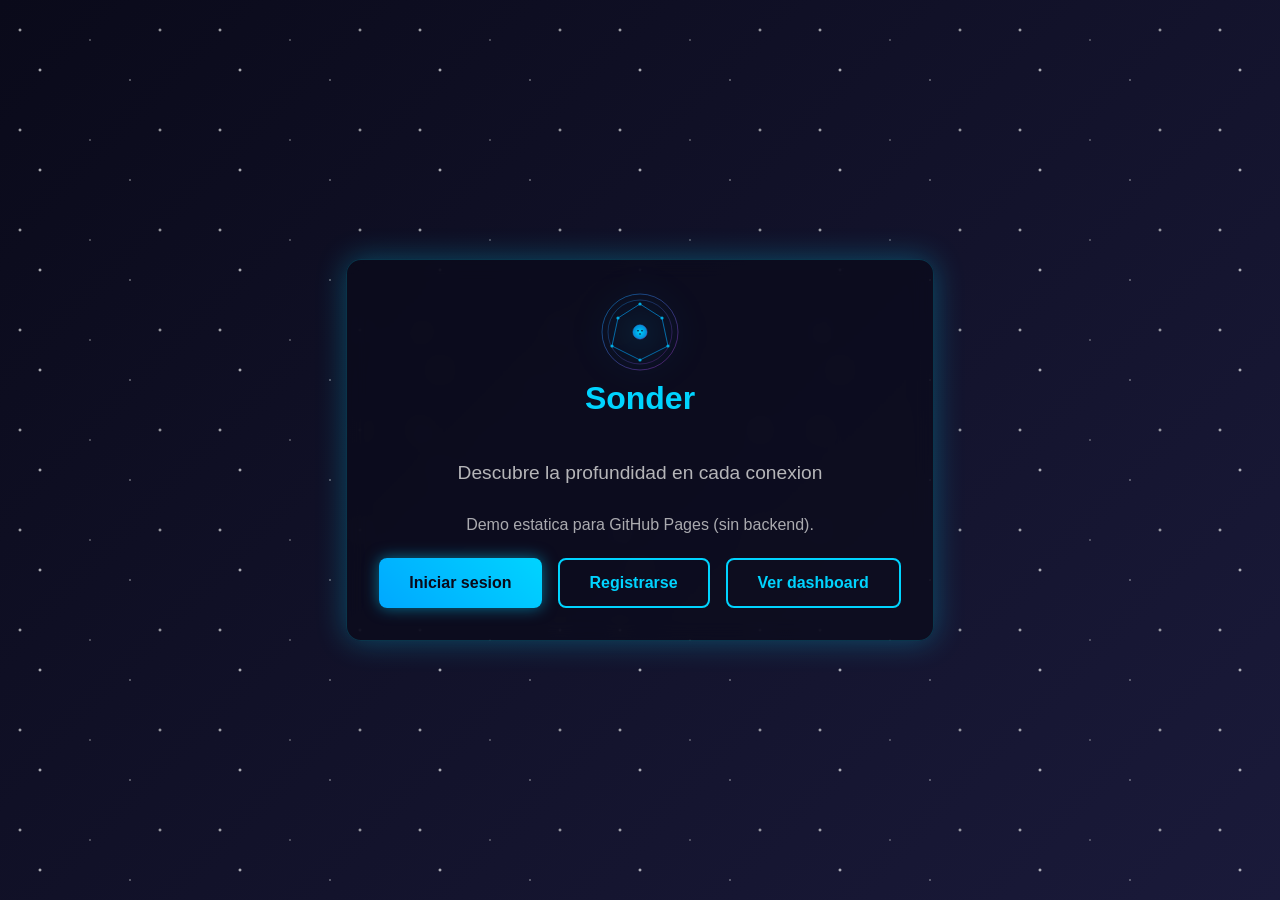
<file: docs/index.html>
<!DOCTYPE html>
<html lang="es">
<head>
    <meta charset="UTF-8">
    <meta name="viewport" content="width=device-width, initial-scale=1.0">
    <title>Sonder - Conexiones Significativas</title>
    <link rel="icon" href="logo.svg" type="image/svg+xml">
    <link rel="stylesheet" href="css/style.css">
</head>
<body class="welcome-page">
    <div class="stars"></div>
    <div class="welcome-container">
        <div class="form-logo-container">
            <img src="logo.svg" alt="Sonder" class="form-logo">
            <h1 class="form-title">Sonder</h1>
        </div>
        <p class="tagline">Descubre la profundidad en cada conexion</p>
        <p style="margin-bottom: 1.5rem; opacity: 0.75;">Demo estatica para GitHub Pages (sin backend).</p>
        <div class="welcome-actions">
            <a href="login.html" class="btn btn-primary">Iniciar sesion</a>
            <a href="register.html" class="btn btn-secondary">Registrarse</a>
            <a href="dashboard.html" class="btn btn-secondary">Ver dashboard</a>
        </div>
    </div>
</body>
</html>
</file>
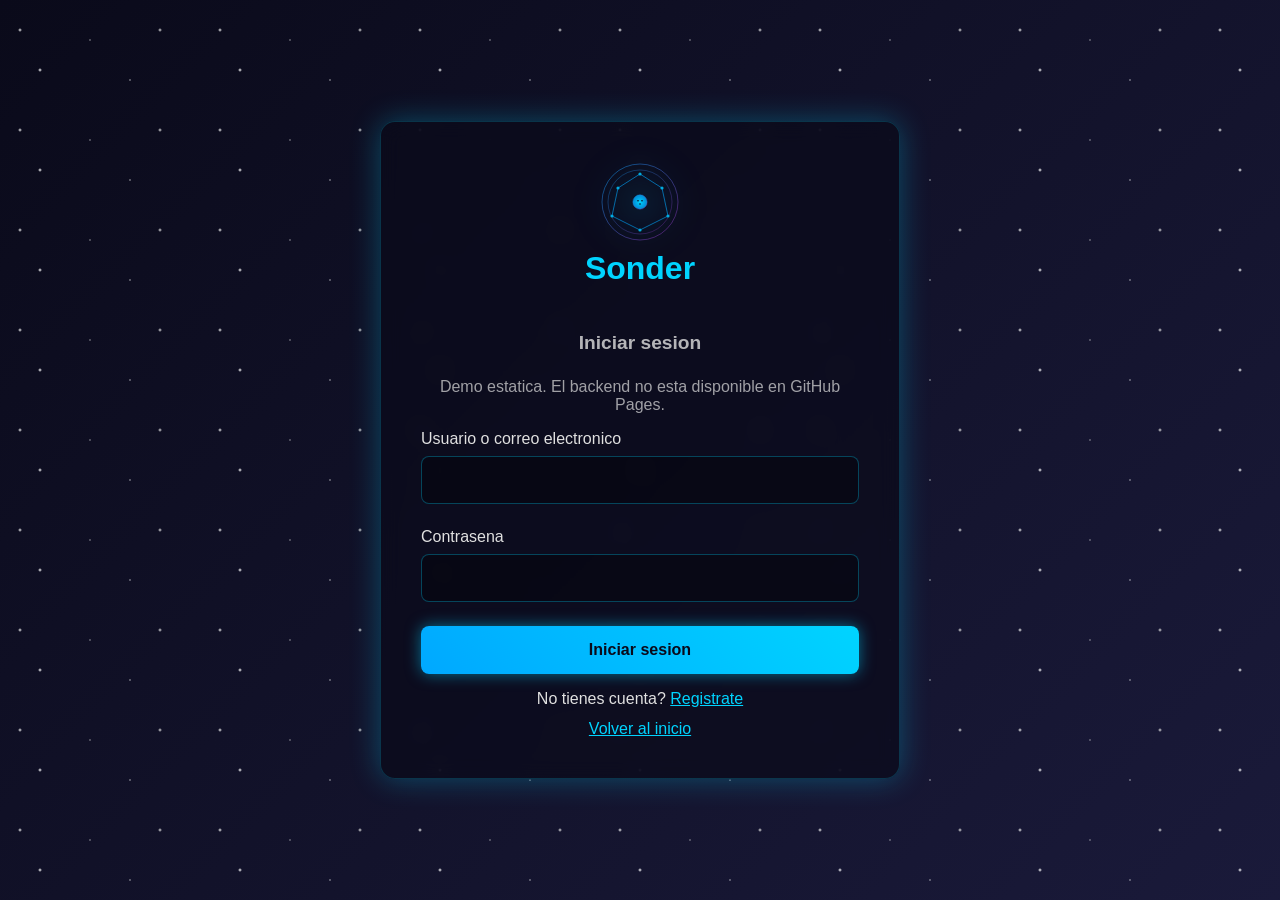
<file: docs/login.html>
<!DOCTYPE html>
<html lang="es">
<head>
    <meta charset="UTF-8">
    <meta name="viewport" content="width=device-width, initial-scale=1.0">
    <title>Iniciar Sesion - Sonder</title>
    <link rel="icon" href="logo.svg" type="image/svg+xml">
    <link rel="stylesheet" href="css/style.css">
</head>
<body class="welcome-page">
    <div class="stars"></div>
    <div class="form-container">
        <div class="form-logo-container">
            <img src="logo.svg" alt="Sonder" class="form-logo">
            <h1 class="form-title">Sonder</h1>
        </div>
        
        <h2 style="text-align: center; color: var(--stardust); margin-bottom: 1.5rem; font-size: 1.2rem; opacity: 0.8;">Iniciar sesion</h2>
        <p style="text-align: center; opacity: 0.7; margin-bottom: 1rem;">Demo estatica. El backend no esta disponible en GitHub Pages.</p>
        
        <form data-demo-form>
            <div class="form-group">
                <label class="form-label">Usuario o correo electronico</label>
                <input type="text" class="form-input" required>
            </div>
            
            <div class="form-group">
                <label class="form-label">Contrasena</label>
                <input type="password" class="form-input" required>
            </div>
            
            <button type="submit" class="btn btn-primary" style="width: 100%;">Iniciar sesion</button>
        </form>
        
        <p style="text-align: center; margin-top: 1rem;">
            No tienes cuenta? <a href="register.html" style="color: var(--electric-blue);">Registrate</a>
        </p>
        <p style="text-align: center; margin-top: 0.8rem;">
            <a href="index.html" style="color: var(--electric-blue);">Volver al inicio</a>
        </p>
    </div>
    <script src="js/demo.js"></script>
</body>
</html>
</file>
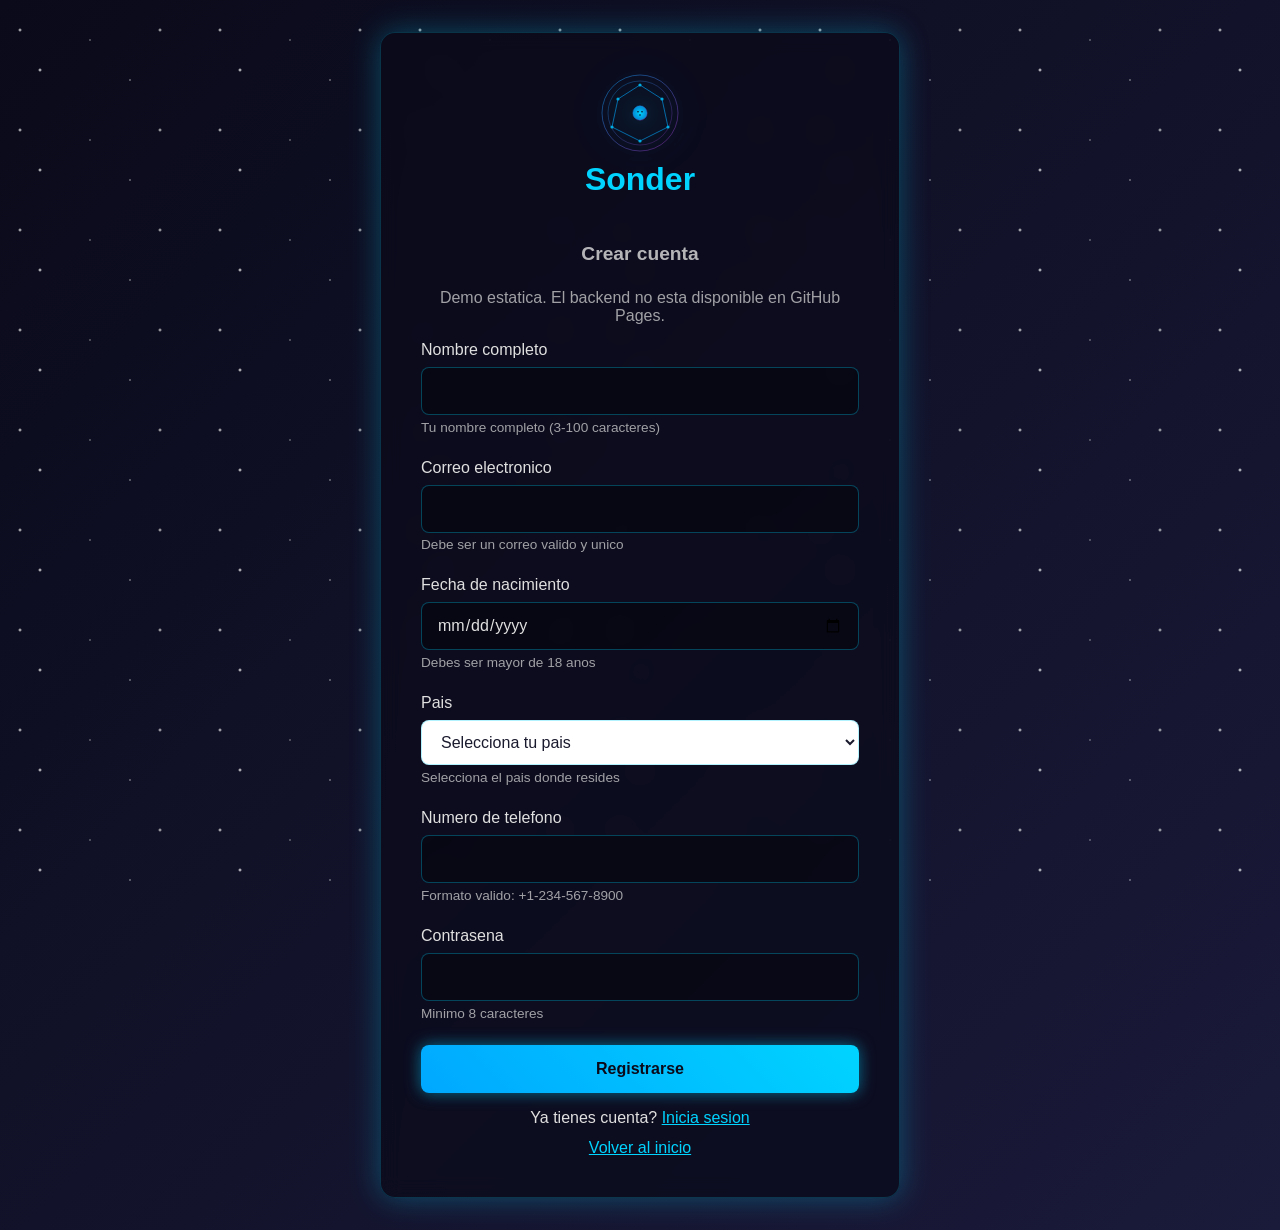
<file: docs/register.html>
<!DOCTYPE html>
<html lang="es">
<head>
    <meta charset="UTF-8">
    <meta name="viewport" content="width=device-width, initial-scale=1.0">
    <title>Registro - Sonder</title>
    <link rel="icon" href="logo.svg" type="image/svg+xml">
    <link rel="stylesheet" href="css/style.css">
    <style>
        #country-select {
            background-color: white !important;
            color: #1a1a2e !important;
        }
        #country-select option {
            background-color: white;
            color: #1a1a2e;
            padding: 5px;
        }
        .form-help {
            font-size: 0.85rem;
            opacity: 0.7;
            margin-top: 0.3rem;
            display: block;
        }
        .field-error {
            border-color: #ff6b6b !important;
        }
        .error-message {
            color: #ff6b6b;
            margin-bottom: 1rem;
            text-align: center;
            padding: 0.8rem;
            background-color: rgba(255, 107, 107, 0.1);
            border-radius: 4px;
        }
    </style>
</head>
<body class="welcome-page">
    <div class="stars"></div>
    <div class="form-container">
        <div class="form-logo-container">
            <img src="logo.svg" alt="Sonder" class="form-logo">
            <h1 class="form-title">Sonder</h1>
        </div>
        
        <h2 style="text-align: center; color: var(--stardust); margin-bottom: 1.5rem; font-size: 1.2rem; opacity: 0.8;">Crear cuenta</h2>
        <p style="text-align: center; opacity: 0.7; margin-bottom: 1rem;">Demo estatica. El backend no esta disponible en GitHub Pages.</p>
        
        <form id="register-form" data-demo-form novalidate>
            <div class="form-group">
                <label class="form-label">Nombre completo</label>
                <input type="text" class="form-input" required minlength="3" maxlength="100">
                <span class="form-help">Tu nombre completo (3-100 caracteres)</span>
            </div>
            
            <div class="form-group">
                <label class="form-label">Correo electronico</label>
                <input type="email" class="form-input" required>
                <span class="form-help">Debe ser un correo valido y unico</span>
            </div>
            
            <div class="form-group">
                <label class="form-label">Fecha de nacimiento</label>
                <input type="date" id="birth_date" class="form-input" required>
                <span class="form-help">Debes ser mayor de 18 anos</span>
            </div>
            
            <div class="form-group">
                <label class="form-label">Pais</label>
                <select id="country-select" class="form-select" required>
                    <option value="">Selecciona tu pais</option>
                </select>
                <span class="form-help">Selecciona el pais donde resides</span>
            </div>
            
            <div class="form-group">
                <label class="form-label">Numero de telefono</label>
                <input type="tel" class="form-input" required pattern="[0-9\-\+\(\)\s]{7,20}">
                <span class="form-help">Formato valido: +1-234-567-8900</span>
            </div>
            
            <div class="form-group">
                <label class="form-label">Contrasena</label>
                <input type="password" class="form-input" required minlength="8">
                <span class="form-help">Minimo 8 caracteres</span>
            </div>
            
            <button type="submit" class="btn btn-primary" style="width: 100%;">Registrarse</button>
        </form>
        
        <p style="text-align: center; margin-top: 1rem;">
            Ya tienes cuenta? <a href="login.html" style="color: var(--electric-blue);">Inicia sesion</a>
        </p>
        <p style="text-align: center; margin-top: 0.8rem;">
            <a href="index.html" style="color: var(--electric-blue);">Volver al inicio</a>
        </p>
    </div>
    <script src="js/countries.js"></script>
    <script src="js/register-demo.js"></script>
    <script src="js/demo.js"></script>
</body>
</html>
</file>
<file: docs/css/style.css>
/* Variables de colores galacticos */
:root {
    --space-dark: #0a0a1a;
    --space-blue: #1a1a3a;
    --neon-blue: #00a8ff;
    --neon-purple: #9c27b0;
    --electric-blue: #00d4ff;
    --stardust: #e0e0e0;
    --nebula: rgba(156, 39, 176, 0.3);
}

/* Estilos generales */
* {
    margin: 0;
    padding: 0;
    box-sizing: border-box;
    font-family: 'Segoe UI', Tahoma, Geneva, Verdana, sans-serif;
}

body {
    background-color: var(--space-dark);
    color: var(--stardust);
    overflow-x: hidden;
}

/* Efecto de estrellas de fondo */
.stars {
    position: fixed;
    top: 0;
    left: 0;
    width: 100%;
    height: 100%;
    background: transparent;
    z-index: -1;
}

.stars:before {
    content: "";
    position: absolute;
    top: 0;
    left: 0;
    width: 100%;
    height: 100%;
    background-image: 
        radial-gradient(2px 2px at 20px 30px, #eee, transparent),
        radial-gradient(2px 2px at 40px 70px, #fff, transparent),
        radial-gradient(1px 1px at 90px 40px, #ddd, transparent),
        radial-gradient(1px 1px at 130px 80px, #fff, transparent),
        radial-gradient(2px 2px at 160px 30px, #ddd, transparent);
    background-repeat: repeat;
    background-size: 200px 100px;
    animation: stars 20s linear infinite;
}

@keyframes stars {
    from { transform: translateY(0); }
    to { transform: translateY(-100px); }
}

/* Pagina de bienvenida */
.welcome-page {
    display: flex;
    justify-content: center;
    align-items: center;
    min-height: 100vh;
    background: linear-gradient(135deg, var(--space-dark) 0%, var(--space-blue) 100%);
}

.welcome-container {
    text-align: center;
    z-index: 1;
    padding: 2rem;
    background: rgba(10, 10, 26, 0.7);
    border-radius: 15px;
    box-shadow: 0 0 30px rgba(0, 212, 255, 0.3);
    backdrop-filter: blur(10px);
    border: 1px solid rgba(0, 212, 255, 0.2);
}

.logo h1 {
    font-size: 4rem;
    margin-bottom: 1rem;
    background: linear-gradient(45deg, var(--neon-blue), var(--electric-blue));
    -webkit-background-clip: text;
    background-clip: text;
    color: transparent;
    text-shadow: 0 0 10px rgba(0, 212, 255, 0.5);
}

.tagline {
    font-size: 1.2rem;
    margin-bottom: 2rem;
    color: var(--stardust);
    opacity: 0.8;
}

.welcome-actions {
    display: flex;
    justify-content: center;
    gap: 1rem;
    flex-wrap: wrap;
}

/* Botones */
.btn {
    display: inline-block;
    padding: 14px 30px;
    margin: 0;
    border-radius: 8px;
    text-decoration: none;
    font-weight: 600;
    transition: all 0.3s ease;
    border: none;
    cursor: pointer;
    font-size: 1rem;
    min-height: 48px;
    display: flex;
    align-items: center;
    justify-content: center;
}

.btn-primary {
    background: linear-gradient(45deg, var(--neon-blue), var(--electric-blue));
    color: var(--space-dark);
    box-shadow: 0 0 15px rgba(0, 212, 255, 0.5);
}

.btn-primary:hover {
    transform: translateY(-3px);
    box-shadow: 0 0 20px rgba(0, 212, 255, 0.7);
}

.btn-secondary {
    background: transparent;
    color: var(--electric-blue);
    border: 2px solid var(--electric-blue);
}

.btn-secondary:hover {
    background: rgba(0, 212, 255, 0.1);
    box-shadow: 0 0 15px rgba(0, 212, 255, 0.3);
}
/* Formularios */
.form-container {
    max-width: 520px;
    width: 520px;
    margin: 2rem auto;
    padding: 2.5rem;
    background: rgba(10, 10, 26, 0.7);
    border-radius: 15px;
    box-shadow: 0 0 30px rgba(0, 212, 255, 0.3);
    backdrop-filter: blur(10px);
    border: 1px solid rgba(0, 212, 255, 0.2);
}

.form-title {
    text-align: center;
    margin-bottom: 2rem;
    color: var(--electric-blue);
    font-size: 2rem;
}

/* Logo en formularios */
.form-logo-container {
    display: flex;
    flex-direction: column;
    align-items: center;
    justify-content: center;
    margin-bottom: 0.8rem;
    gap: 0.5rem;
}

.form-logo {
    width: 80px;
    height: 80px;
    filter: drop-shadow(0 0 15px rgba(0, 212, 255, 0.5));
    animation: pulse-glow 2s ease-in-out infinite;
}

@keyframes pulse-glow {
    0%, 100% {
        filter: drop-shadow(0 0 15px rgba(0, 212, 255, 0.5));
    }
    50% {
        filter: drop-shadow(0 0 25px rgba(156, 39, 176, 0.7));
    }
}

.form-group {
    margin-bottom: 1.5rem;
}

.form-label {
    display: block;
    margin-bottom: 0.5rem;
    color: var(--stardust);
}

.form-input {
    width: 100%;
    padding: 13px 15px;
    border-radius: 8px;
    border: 1px solid rgba(0, 212, 255, 0.3);
    background: rgba(0, 0, 0, 0.3);
    color: var(--stardust);
    font-size: 1rem;
    transition: all 0.3s ease;
    min-height: 48px;
    box-sizing: border-box;
}

.form-input:focus {
    outline: none;
    border-color: var(--electric-blue);
    box-shadow: 0 0 10px rgba(0, 212, 255, 0.5);
}

.form-select {
    width: 100%;
    padding: 12px 15px;
    border-radius: 8px;
    border: 1px solid rgba(0, 212, 255, 0.3);
    background: rgba(0, 0, 0, 0.3);
    color: var(--stardust);
    font-size: 1rem;
    cursor: pointer;
    transition: all 0.3s ease;
    min-height: 45px;
}

.form-select:focus {
    outline: none;
    border-color: var(--electric-blue);
    box-shadow: 0 0 10px rgba(0, 212, 255, 0.5);
    background: rgba(0, 0, 0, 0.5);
}

.form-select option {
    background: var(--space-blue);
    color: var(--stardust);
    padding: 10px;
}

/* Perfil publico */
.profile-page {
    width: 100%;
    max-width: 900px;
    margin: 2rem auto;
    padding: 0 1.5rem;
    position: relative;
    z-index: 1;
}

.profile-card {
    background: rgba(10, 10, 26, 0.8);
    border: 1px solid rgba(0, 212, 255, 0.2);
    border-radius: 18px;
    padding: 2rem;
    box-shadow: 0 0 30px rgba(0, 212, 255, 0.2);
    backdrop-filter: blur(12px);
}

.profile-header {
    display: flex;
    align-items: center;
    gap: 1.5rem;
    margin-bottom: 1.5rem;
}

.profile-large-avatar {
    width: 140px;
    height: 140px;
    border-radius: 24px;
    border: 2px solid rgba(0, 212, 255, 0.5);
    object-fit: cover;
    box-shadow: 0 0 20px rgba(0, 212, 255, 0.3);
    background: rgba(0, 0, 0, 0.2);
}

.profile-header-text h1 {
    margin: 0 0 0.3rem 0;
    font-size: 2rem;
    color: var(--electric-blue);
}

.muted {
    opacity: 0.7;
    margin: 0 0 0.5rem 0;
}

.profile-join {
    margin: 0;
    opacity: 0.75;
}

.profile-actions {
    margin: 1.5rem 0;
}

.profile-meta {
    display: grid;
    grid-template-columns: repeat(auto-fit, minmax(220px, 1fr));
    gap: 1rem;
    padding: 1.2rem;
    background: rgba(0, 0, 0, 0.25);
    border-radius: 12px;
    border: 1px solid rgba(0, 212, 255, 0.1);
}

.profile-meta-label {
    display: block;
    font-size: 0.8rem;
    opacity: 0.6;
    margin-bottom: 0.2rem;
    text-transform: uppercase;
    letter-spacing: 0.05em;
}

.profile-meta-value {
    display: block;
    font-size: 1rem;
    color: var(--stardust);
}

.profile-toast {
    position: fixed;
    top: 20px;
    right: 20px;
    background: rgba(10, 10, 26, 0.95);
    border: 1px solid rgba(0, 212, 255, 0.3);
    border-left: 4px solid var(--electric-blue);
    color: var(--stardust);
    padding: 0.9rem 1.2rem;
    border-radius: 10px;
    box-shadow: 0 10px 30px rgba(0, 0, 0, 0.35);
    transform: translateX(120%);
    transition: transform 0.3s ease;
    z-index: 10000;
}

.profile-toast.show {
    transform: translateX(0);
}

.profile-toast.success {
    border-left-color: #51cf66;
}

@media (max-width: 720px) {
    .profile-header {
        flex-direction: column;
        text-align: center;
    }

    .profile-large-avatar {
        width: 120px;
        height: 120px;
        border-radius: 20px;
    }
}

/* Dashboard principal */
.dashboard {
    display: flex;
    height: 100vh;
    background: var(--space-dark);
}

/* Menu lateral */
.sidebar {
    width: 300px;
    background: var(--space-blue);
    border-right: 1px solid rgba(0, 212, 255, 0.2);
    display: flex;
    flex-direction: column;
}

.sidebar-header {
    padding: 1.5rem;
    border-bottom: 1px solid rgba(0, 212, 255, 0.2);
    display: flex;
    flex-direction: column;
    align-items: center;
    justify-content: center;
    gap: 1rem;
    position: relative;
}

.sidebar-logo {
    display: flex;
    flex-direction: column;
    align-items: center;
    justify-content: center;
    gap: 0.8rem;
    width: 100%;
}

.sonder-logo {
    width: 50px;
    height: 50px;
    filter: drop-shadow(0 0 10px rgba(0, 212, 255, 0.5));
    animation: pulse-glow 2s ease-in-out infinite;
}

.sonder-text {
    font-size: 1.3rem;
    font-weight: 700;
    background: linear-gradient(45deg, var(--neon-blue), var(--electric-blue));
    -webkit-background-clip: text;
    background-clip: text;
    color: transparent;
}

.sidebar-user {
    width: 100%;
    display: flex;
    align-items: center;
    padding: 1rem 1.5rem;
    border-bottom: 1px solid rgba(0, 212, 255, 0.2);
    background: rgba(0, 212, 255, 0.05);
}

.menu-toggle {
    position: absolute;
    right: 1.5rem;
    top: 1.5rem;
    background: none;
    border: none;
    color: var(--electric-blue);
    font-size: 1.5rem;
    cursor: pointer;
    transition: all 0.3s ease;
}

.menu-toggle:hover {
    transform: scale(1.1);
    text-shadow: 0 0 10px rgba(0, 212, 255, 0.5);
}

.user-info {
    display: flex;
    align-items: center;
    width: 100%;
    gap: 0.8rem;
}

.user-avatar {
    width: 45px;
    height: 45px;
    border-radius: 50%;
    border: 2px solid var(--electric-blue);
    object-fit: cover;
    flex-shrink: 0;
    transition: all 0.3s ease;
}

.user-avatar:hover {
    box-shadow: 0 0 15px rgba(0, 212, 255, 0.4);
}

.username {
    font-weight: 600;
    color: var(--electric-blue);
    overflow: hidden;
    text-overflow: ellipsis;
    white-space: nowrap;
    font-size: 0.95rem;
    flex: 1;
}

.sidebar-menu {
    flex: 1;
    overflow-y: auto;
}

.menu-item {
    padding: 15px 20px;
    display: flex;
    align-items: center;
    cursor: pointer;
    transition: all 0.3s ease;
    border-bottom: 1px solid rgba(0, 212, 255, 0.1);
}

.menu-item:hover, .menu-item.active {
    background: rgba(0, 212, 255, 0.1);
    border-left: 3px solid var(--electric-blue);
}

.menu-icon {
    margin-right: 10px;
    color: var(--electric-blue);
}

/* Area de chat principal */
.chat-area {
    flex: 1;
    display: flex;
    flex-direction: column;
    width: 100%;
}

/* Areas de contenido */
.content-area {
    flex: 1;
    display: flex;
    flex-direction: column;
    width: 100%;
    overflow-y: auto;
}

.chat-header {
    padding: 1.5rem 1.5rem;
    border-bottom: 1px solid rgba(0, 212, 255, 0.2);
    display: flex;
    align-items: center;
    justify-content: space-between;
    background: rgba(10, 10, 26, 0.5);
}

.chat-user {
    display: flex;
    align-items: center;
    gap: 1rem;
}

.chat-user-avatar {
    width: 50px;
    height: 50px;
    border-radius: 50%;
    border: 2px solid var(--electric-blue);
    object-fit: cover;
    flex-shrink: 0;
}

.chat-user-info {
    display: flex;
    flex-direction: column;
    justify-content: center;
}

.chat-user-info h3 {
    color: var(--electric-blue);
    margin: 0;
    font-size: 1.1rem;
    font-weight: 600;
}

.chat-user-info p {
    font-size: 0.85rem;
    opacity: 0.7;
    margin: 0.2rem 0 0 0;
}

.chat-actions {
    display: flex;
    gap: 0.5rem;
}

.chat-actions button {
    background: rgba(0, 212, 255, 0.1);
    border: 1px solid rgba(0, 212, 255, 0.3);
    color: var(--electric-blue);
    padding: 0.6rem 1rem;
    border-radius: 6px;
    cursor: pointer;
    font-weight: 500;
    font-size: 0.9rem;
    transition: all 0.3s ease;
}

.chat-actions button:hover {
    background: rgba(0, 212, 255, 0.2);
    border-color: var(--electric-blue);
    box-shadow: 0 0 10px rgba(0, 212, 255, 0.3);
}

.messages-container {
    flex: 1;
    padding: 1.5rem;
    overflow-y: auto;
    background: rgba(10, 10, 26, 0.3);
}

.message {
    margin-bottom: 1rem;
    display: flex;
}

.message.sent {
    justify-content: flex-end;
}

.message.received {
    justify-content: flex-start;
}

.message-bubble {
    max-width: 70%;
    padding: 12px 18px;
    border-radius: 18px;
    position: relative;
}

.message.sent .message-bubble {
    background: linear-gradient(45deg, var(--neon-blue), var(--electric-blue));
    color: var(--space-dark);
    border-bottom-right-radius: 5px;
}

.message.received .message-bubble {
    background: rgba(26, 26, 58, 0.8);
    color: var(--stardust);
    border-bottom-left-radius: 5px;
    border: 1px solid rgba(0, 212, 255, 0.2);
}

.message-time {
    font-size: 0.7rem;
    opacity: 0.7;
    margin-top: 5px;
    text-align: right;
}

.message-input-container {
    padding: 1rem 1.5rem;
    border-top: 1px solid rgba(0, 212, 255, 0.2);
    display: flex;
}

.message-input {
    flex: 1;
    padding: 12px 15px;
    border-radius: 25px;
    border: 1px solid rgba(0, 212, 255, 0.3);
    background: rgba(0, 0, 0, 0.3);
    color: var(--stardust);
    font-size: 1rem;
    margin-right: 10px;
}

.send-button {
    background: linear-gradient(45deg, var(--neon-blue), var(--electric-blue));
    color: var(--space-dark);
    border: none;
    border-radius: 50%;
    width: 45px;
    height: 45px;
    display: flex;
    align-items: center;
    justify-content: center;
    cursor: pointer;
    box-shadow: 0 0 10px rgba(0, 212, 255, 0.5);
}

/* Lista de chats */
.chats-list {
    flex: 1;
    overflow-y: auto;
}

.chat-item {
    padding: 15px;
    display: flex;
    align-items: center;
    border-bottom: 1px solid rgba(0, 212, 255, 0.1);
    cursor: pointer;
    transition: all 0.3s ease;
}

.chat-item:hover {
    background: rgba(0, 212, 255, 0.1);
}

.chat-item-avatar {
    width: 50px;
    height: 50px;
    border-radius: 50%;
    margin-right: 15px;
    border: 2px solid var(--electric-blue);
}

.chat-item-info {
    flex: 1;
}

.chat-item-name {
    font-weight: 600;
    color: var(--electric-blue);
}

.chat-item-last-message {
    font-size: 0.9rem;
    opacity: 0.7;
    white-space: nowrap;
    overflow: hidden;
    text-overflow: ellipsis;
}

.chat-item-time {
    font-size: 0.8rem;
    opacity: 0.5;
}

/* Lista de amigos */
.friends-list {
    flex: 1;
    overflow-y: auto;
}

.friend-item {
    padding: 15px;
    display: flex;
    align-items: center;
    border-bottom: 1px solid rgba(0, 212, 255, 0.1);
}

.friend-avatar {
    width: 50px;
    height: 50px;
    border-radius: 50%;
    margin-right: 15px;
    border: 2px solid var(--electric-blue);
}

.friend-info {
    flex: 1;
}

.friend-name {
    font-weight: 600;
    color: var(--electric-blue);
}

.friend-username {
    font-size: 0.9rem;
    opacity: 0.7;
}

.friend-actions {
    display: flex;
    gap: 0.5rem;
}

.friend-action {
    background: rgba(0, 212, 255, 0.1);
    border: 1px solid rgba(0, 212, 255, 0.3);
    color: var(--electric-blue);
    padding: 0.5rem 1rem;
    border-radius: 4px;
    cursor: pointer;
    font-size: 0.85rem;
    font-weight: 500;
    transition: all 0.3s ease;
    white-space: nowrap;
}

.friend-action:hover {
    background: rgba(0, 212, 255, 0.2);
    border-color: var(--electric-blue);
    box-shadow: 0 0 10px rgba(0, 212, 255, 0.3);
}

/* ===== SECCION DE BUSQUEDA MEJORADA ===== */
.search-section {
    flex: 1;
    display: flex;
    flex-direction: column;
    background: linear-gradient(135deg, var(--space-dark) 0%, var(--space-blue) 100%);
}

.search-hero {
    padding: 3rem 2rem;
    text-align: center;
    background: rgba(10, 10, 26, 0.7);
    border-bottom: 1px solid rgba(0, 212, 255, 0.2);
    backdrop-filter: blur(10px);
}

.search-hero h2 {
    font-size: 2.5rem;
    margin-bottom: 1rem;
    background: linear-gradient(45deg, var(--neon-blue), var(--electric-blue));
    -webkit-background-clip: text;
    background-clip: text;
    color: transparent;
    text-shadow: 0 0 20px rgba(0, 212, 255, 0.5);
}

.search-hero p {
    font-size: 1.2rem;
    opacity: 0.8;
    margin-bottom: 2rem;
}

.search-container-improved {
    max-width: 600px;
    margin: 0 auto;
    display: flex;
    gap: 1rem;
    align-items: center;
}

.search-input-improved {
    flex: 1;
    padding: 15px 20px;
    border-radius: 50px;
    border: 2px solid rgba(0, 212, 255, 0.3);
    background: rgba(0, 0, 0, 0.4);
    color: var(--stardust);
    font-size: 1.1rem;
    transition: all 0.3s ease;
    backdrop-filter: blur(10px);
}

.search-input-improved:focus {
    outline: none;
    border-color: var(--electric-blue);
    box-shadow: 0 0 20px rgba(0, 212, 255, 0.4);
    background: rgba(0, 0, 0, 0.6);
}

.search-btn-improved {
    padding: 15px 30px;
    border-radius: 50px;
    background: linear-gradient(45deg, var(--neon-blue), var(--electric-blue));
    color: var(--space-dark);
    border: none;
    font-weight: 600;
    cursor: pointer;
    transition: all 0.3s ease;
    box-shadow: 0 0 15px rgba(0, 212, 255, 0.5);
}

.search-btn-improved:hover {
    transform: translateY(-2px);
    box-shadow: 0 0 25px rgba(0, 212, 255, 0.7);
}

.search-results-improved {
    flex: 1;
    padding: 2rem;
    overflow-y: auto;
}

.search-result-card {
    background: rgba(10, 10, 26, 0.6);
    border: 1px solid rgba(0, 212, 255, 0.2);
    border-radius: 15px;
    padding: 1.5rem;
    margin-bottom: 1rem;
    display: flex;
    align-items: center;
    transition: all 0.3s ease;
    backdrop-filter: blur(10px);
}

.search-result-card:hover {
    transform: translateY(-3px);
    border-color: var(--electric-blue);
    box-shadow: 0 5px 20px rgba(0, 212, 255, 0.3);
    background: rgba(10, 10, 26, 0.8);
}

.search-result-avatar-improved {
    width: 70px;
    height: 70px;
    border-radius: 50%;
    border: 3px solid var(--electric-blue);
    margin-right: 1.5rem;
    object-fit: cover;
    box-shadow: 0 0 15px rgba(0, 212, 255, 0.3);
}

.search-result-info-improved {
    flex: 1;
}

.search-result-name-improved {
    font-size: 1.3rem;
    font-weight: 600;
    color: var(--electric-blue);
    margin-bottom: 0.5rem;
}

.search-result-username-improved {
    font-size: 1rem;
    opacity: 0.8;
    margin-bottom: 0.5rem;
}

.search-result-bio {
    font-size: 0.9rem;
    opacity: 0.7;
    line-height: 1.4;
}

.search-result-actions-improved {
    display: flex;
    gap: 0.8rem;
}

.search-action-btn {
    padding: 10px 20px;
    border-radius: 25px;
    border: none;
    font-weight: 600;
    cursor: pointer;
    transition: all 0.3s ease;
    display: flex;
    align-items: center;
    gap: 0.5rem;
}

.add-friend-btn {
    background: linear-gradient(45deg, var(--neon-blue), var(--electric-blue));
    color: var(--space-dark);
}

.add-friend-btn:hover {
    transform: translateY(-2px);
    box-shadow: 0 5px 15px rgba(0, 212, 255, 0.4);
}

.view-profile-btn {
    background: transparent;
    color: var(--electric-blue);
    border: 2px solid var(--electric-blue);
}

.view-profile-btn:hover {
    background: rgba(0, 212, 255, 0.1);
}

/* Estados de busqueda */
.search-loading {
    text-align: center;
    padding: 3rem;
}

.search-loading-spinner {
    width: 50px;
    height: 50px;
    border: 3px solid rgba(0, 212, 255, 0.3);
    border-top: 3px solid var(--electric-blue);
    border-radius: 50%;
    animation: spin 1s linear infinite;
    margin: 0 auto 1rem;
}

@keyframes spin {
    0% { transform: rotate(0deg); }
    100% { transform: rotate(360deg); }
}

.search-stats {
    text-align: center;
    padding: 1rem;
    opacity: 0.7;
    font-size: 0.9rem;
}

/* Sugerencias de busqueda */
.search-suggestions {
    display: flex;
    flex-wrap: wrap;
    gap: 1rem;
    justify-content: center;
    align-items: center;
    margin-top: 2rem;
}

.suggestion-tag {
    padding: 10px 20px;
    background: rgba(0, 212, 255, 0.1);
    border: 1px solid rgba(0, 212, 255, 0.3);
    border-radius: 20px;
    color: var(--electric-blue);
    cursor: pointer;
    transition: all 0.3s ease;
    font-size: 0.95rem;
    font-weight: 500;
    display: flex;
    align-items: center;
    justify-content: center;
    white-space: nowrap;
    min-height: 40px;
}

.suggestion-tag:hover {
    background: rgba(0, 212, 255, 0.2);
    transform: translateY(-2px);
    box-shadow: 0 4px 12px rgba(0, 212, 255, 0.2);
}

/* Responsive para busqueda */
@media (max-width: 768px) {
    .search-hero {
        padding: 2rem 1rem;
    }
    
    .search-hero h2 {
        font-size: 2rem;
    }
    
    .search-container-improved {
        flex-direction: column;
    }
    
    .search-result-card {
        flex-direction: column;
        text-align: center;
        gap: 1rem;
    }
    
    .search-result-actions-improved {
        justify-content: center;
    }
    
    .search-result-avatar-improved {
        margin-right: 0;
    }
}

/* Estilos para las secciones del dashboard */
.section-header {
    padding: 1.5rem;
    border-bottom: 1px solid rgba(0, 212, 255, 0.2);
    background: rgba(10, 10, 26, 0.5);
    width: 100%;
    box-sizing: border-box;
}

.section-header h2 {
    color: var(--electric-blue);
    margin-bottom: 1rem;
}

.section-tabs {
    display: flex;
    gap: 1rem;
}

.tab-btn {
    background: none;
    border: none;
    color: var(--stardust);
    padding: 0.5rem 1rem;
    border-radius: 20px;
    cursor: pointer;
    transition: all 0.3s ease;
    position: relative;
}

.tab-btn.active {
    background: rgba(0, 212, 255, 0.2);
    color: var(--electric-blue);
}

.tab-badge {
    background: var(--neon-purple);
    color: white;
    border-radius: 50%;
    width: 20px;
    height: 20px;
    font-size: 0.7rem;
    display: inline-flex;
    align-items: center;
    justify-content: center;
    margin-left: 5px;
}

.tab-content {
    display: none;
    padding: 1rem;
}

.tab-content.active {
    display: block;
}

/* Estados vacios */
.empty-state {
    display: flex;
    flex-direction: column;
    align-items: center;
    justify-content: center;
    padding: 3rem 1rem;
    color: var(--stardust);
    text-align: center;
}

.empty-icon {
    font-size: 4rem;
    margin-bottom: 1rem;
    opacity: 0.5;
}

.empty-state h3 {
    margin-bottom: 1rem;
    color: var(--electric-blue);
}

.empty-state p {
    opacity: 0.7;
    margin-bottom: 2rem;
}

.empty-state .btn {
    margin: 0 auto;
}

/* Listas */
.friends-list, .requests-list, .blocked-list, .featured-list {
    display: flex;
    flex-direction: column;
}

.friend-item, .request-item, .blocked-item, .featured-item {
    display: flex;
    align-items: center;
    padding: 1rem;
    border-bottom: 1px solid rgba(0, 212, 255, 0.1);
    transition: all 0.3s ease;
}

.friend-item:hover, .request-item:hover, .blocked-item:hover, .featured-item:hover {
    background: rgba(0, 212, 255, 0.05);
}

.friend-avatar, .request-avatar, .blocked-avatar, .featured-avatar {
    width: 50px;
    height: 50px;
    border-radius: 50%;
    margin-right: 1rem;
    border: 2px solid var(--electric-blue);
}

.featured-avatar {
    width: 60px;
    height: 60px;
}
.friend-info, .request-info, .blocked-info, .featured-info {
    flex: 1;
}

.friend-username, .request-username, .blocked-username, .featured-username {
    font-size: 0.9rem;
    opacity: 0.7;
}

.request-time {
    font-size: 0.8rem;
    opacity: 0.5;
    margin-top: 0.25rem;
}

/* Acciones */
.friend-actions, .request-actions, .blocked-actions, .featured-actions {
    display: flex;
    gap: 0.75rem;
}

.featured-action {
    background: rgba(0, 212, 255, 0.1);
    border: 1px solid rgba(0, 212, 255, 0.3);
    color: var(--electric-blue);
    padding: 0.5rem 1rem;
    border-radius: 4px;
    cursor: pointer;
    font-size: 0.85rem;
    font-weight: 500;
    transition: all 0.3s ease;
    white-space: nowrap;
}

.friend-action:hover, .featured-action:hover {
    background: rgba(0, 212, 255, 0.2);
    border-color: var(--electric-blue);
    box-shadow: 0 0 10px rgba(0, 212, 255, 0.3);
}

/* Elementos destacados */
.featured-item {
    position: relative;
    border: 1px solid rgba(255, 215, 0, 0.3);
    border-radius: 10px;
    margin-bottom: 1rem;
    border-bottom: none;
    padding: 1.25rem 1.5rem 1.1rem 2.4rem;
    gap: 1rem;
}

.featured-badge {
    position: absolute;
    top: 8px;
    left: 8px;
    background: gold;
    color: var(--space-dark);
    border-radius: 50%;
    width: 30px;
    height: 30px;
    display: flex;
    align-items: center;
    justify-content: center;
    font-size: 1rem;
    box-shadow: 0 0 0 3px rgba(10, 10, 26, 0.7);
}

/* Perfil */
.profile-wrapper {
    padding: 0;
    overflow-y: auto;
    flex: 1;
    background: linear-gradient(135deg, var(--space-dark) 0%, var(--space-blue) 100%);
    width: 100%;
    display: flex;
    flex-direction: column;
    align-items: stretch;
}

.profile-container {
    width: 100%;
    max-width: 100%;
    padding-bottom: 2rem;
    display: flex;
    flex-direction: column;
    align-items: stretch;
}

.profile-header {
    display: flex;
    flex-direction: column;
    align-items: center;
    justify-content: center;
    gap: 1.5rem;
    padding: 4rem 5%;
    background: linear-gradient(180deg, rgba(0, 212, 255, 0.15) 0%, rgba(156, 39, 176, 0.08) 100%);
    border-bottom: 3px solid;
    border-image: linear-gradient(90deg, var(--neon-blue), var(--electric-blue), var(--neon-purple)) 1;
    text-align: center;
    position: relative;
    overflow: hidden;
    width: 100%;
    box-sizing: border-box;
}

.profile-header::after {
    content: '';
    position: absolute;
    top: 0;
    left: 0;
    right: 0;
    height: 1px;
    background: linear-gradient(90deg, transparent, rgba(0, 212, 255, 0.4), transparent);
}

.profile-header::before {
    content: '';
    position: absolute;
    top: -50%;
    right: -20%;
    width: 400px;
    height: 400px;
    background: radial-gradient(circle, rgba(0, 212, 255, 0.1) 0%, transparent 70%);
    border-radius: 50%;
    z-index: 0;
}

.avatar-upload {
    display: flex;
    flex-direction: column;
    align-items: center;
    gap: 1rem;
    position: relative;
    z-index: 1;
}

.profile-avatar-img {
    width: 130px;
    height: 130px;
    border-radius: 50%;
    border: 5px solid var(--electric-blue);
    object-fit: cover;
    box-shadow: 0 0 40px rgba(0, 212, 255, 0.6), 
                inset 0 0 30px rgba(0, 212, 255, 0.2),
                0 0 80px rgba(156, 39, 176, 0.3);
    transition: all 0.4s cubic-bezier(0.34, 1.56, 0.64, 1);
    cursor: pointer;
    animation: profilePulse 3s ease-in-out infinite;
}

@keyframes profilePulse {
    0%, 100% {
        box-shadow: 0 0 40px rgba(0, 212, 255, 0.6), 
                    inset 0 0 30px rgba(0, 212, 255, 0.2),
                    0 0 80px rgba(156, 39, 176, 0.3);
    }
    50% {
        box-shadow: 0 0 50px rgba(0, 212, 255, 0.8), 
                    inset 0 0 30px rgba(0, 212, 255, 0.3),
                    0 0 100px rgba(156, 39, 176, 0.4);
    }
}

.profile-avatar-img:hover {
    transform: scale(1.08) rotateZ(-5deg);
    box-shadow: 0 0 60px rgba(0, 212, 255, 0.9), 
                inset 0 0 40px rgba(0, 212, 255, 0.3),
                0 0 120px rgba(156, 39, 176, 0.5);
}

.profile-info {
    display: flex;
    flex-direction: column;
    gap: 0.5rem;
    position: relative;
    z-index: 1;
}

.profile-info h2 {
    color: var(--electric-blue);
    font-size: 2.2rem;
    margin: 0;
    font-weight: 800;
    text-shadow: 0 0 30px rgba(0, 212, 255, 0.4);
    letter-spacing: -0.5px;
}

.profile-info p {
    margin: 0;
    opacity: 0.85;
    font-size: 0.95rem;
}

.profile-username {
    color: var(--neon-blue);
    font-size: 1.1rem;
    font-weight: 500;
}

.profile-join-date {
    opacity: 0.65;
    font-size: 0.9rem;
    letter-spacing: 0.5px;
}

#change-avatar-btn {
    margin-top: 0.5rem;
    background: linear-gradient(135deg, rgba(0, 212, 255, 0.2) 0%, rgba(156, 39, 176, 0.2) 100%);
    border: 2px solid var(--electric-blue);
    color: var(--electric-blue);
    padding: 12px 24px;
    border-radius: 25px;
    font-weight: 600;
    transition: all 0.3s ease;
    min-width: 200px;
}

#change-avatar-btn:hover {
    background: linear-gradient(135deg, rgba(0, 212, 255, 0.4) 0%, rgba(156, 39, 176, 0.3) 100%);
    box-shadow: 0 0 20px rgba(0, 212, 255, 0.5);
    transform: scale(1.05);
}

.profile-form, .profile-security, .profile-danger {
    background: linear-gradient(135deg, rgba(10, 10, 26, 0.9) 0%, rgba(26, 26, 58, 0.8) 100%);
    padding: 3rem 5%;
    border-radius: 0;
    margin: 0;
    border: none;
    border-top: 2px solid;
    border-image: linear-gradient(90deg, var(--neon-blue), var(--electric-blue), var(--neon-purple)) 1;
    box-shadow: none;
    width: 100%;
    max-width: none;
    backdrop-filter: blur(20px);
    transition: all 0.3s ease;
    position: relative;
}

.profile-form::before, .profile-security::before, .profile-danger::before {
    content: '';
    position: absolute;
    top: 0;
    left: 0;
    right: 0;
    height: 1px;
    background: linear-gradient(90deg, transparent, rgba(0, 212, 255, 0.3), transparent);
    border-radius: 0;
}

.profile-form:hover, .profile-security:hover, .profile-danger:hover {
    border-top-color: var(--electric-blue);
    box-shadow: inset 0 5px 20px rgba(0, 212, 255, 0.1);
    transform: none;
}

.profile-form h3, .profile-security h3, .profile-danger h3 {
    color: var(--electric-blue);
    margin: 0 0 2rem 0;
    font-size: 1.25rem;
    display: flex;
    align-items: center;
    gap: 0.8rem;
    font-weight: 700;
    letter-spacing: 0.5px;
    position: relative;
    padding-bottom: 1rem;
}

.profile-form h3::after, .profile-security h3::after, .profile-danger h3::after {
    content: '';
    position: absolute;
    bottom: 0;
    left: 0;
    width: 50px;
    height: 3px;
    background: linear-gradient(90deg, var(--neon-blue), var(--electric-blue));
    border-radius: 10px;
}

.profile-form-grid {
    display: grid;
    grid-template-columns: 1fr 1fr;
    gap: 2rem;
    margin-bottom: 2.5rem;
    width: 100%;
    box-sizing: border-box;
}

.profile-form-grid .form-group:nth-child(3),
.profile-form-grid .form-group:nth-child(4),
.profile-form-grid .form-group:nth-child(5) {
    grid-column: 1 / -1;
}

.profile-form .form-group {
    margin-bottom: 0;
}

.danger-actions {
    display: grid;
    grid-template-columns: 1fr 1fr;
    gap: 1.5rem;
}

.danger-actions .btn {
    min-height: 50px;
    font-weight: 600;
    font-size: 0.95rem;
    border-radius: 12px;
}

.btn-large {
    min-height: 50px;
    font-size: 1rem;
    font-weight: 600;
    width: 100%;
    transition: all 0.3s ease;
    border-radius: 12px;
    padding: 14px 24px;
    letter-spacing: 0.5px;
    text-transform: uppercase;
    box-shadow: 0 10px 25px rgba(0, 0, 0, 0.3);
}

.btn-primary.btn-large {
    background: linear-gradient(135deg, var(--neon-blue) 0%, var(--electric-blue) 100%);
    color: var(--space-dark);
    border: none;
    position: relative;
    overflow: hidden;
}

.btn-primary.btn-large::before {
    content: '';
    position: absolute;
    top: 0;
    left: -100%;
    width: 100%;
    height: 100%;
    background: linear-gradient(90deg, transparent, rgba(255, 255, 255, 0.3), transparent);
    transition: left 0.5s ease;
}

.btn-primary.btn-large:hover {
    transform: translateY(-3px);
    box-shadow: 0 15px 35px rgba(0, 212, 255, 0.4);
}

.btn-primary.btn-large:hover::before {
    left: 100%;
}

.btn-secondary.btn-large {
    background: rgba(0, 212, 255, 0.1);
    border: 2px solid var(--electric-blue);
    color: var(--electric-blue);
}

.btn-secondary.btn-large:hover {
    background: rgba(0, 212, 255, 0.2);
    transform: translateY(-3px);
    box-shadow: 0 15px 35px rgba(0, 212, 255, 0.3);
}

.btn-danger {
    background: linear-gradient(45deg, #ff6b6b, #ee5a52);
    color: white;
}

.btn-danger:hover {
    background: linear-gradient(45deg, #ff5252, #e53935);
    transform: translateY(-2px);
    box-shadow: 0 5px 15px rgba(255, 107, 107, 0.4);
}

/* Actualizaciones de formulario para perfil */
.profile-form .form-label {
    font-weight: 600;
    color: var(--stardust);
    margin-bottom: 0.8rem;
    font-size: 0.95rem;
    text-transform: uppercase;
    letter-spacing: 0.5px;
    opacity: 0.9;
}

.profile-form .form-input,
.profile-form .form-select {
    background: rgba(0, 0, 0, 0.6);
    border: 2px solid rgba(0, 212, 255, 0.25);
    transition: all 0.3s ease;
    border-radius: 12px;
    padding: 12px 16px;
    font-size: 1rem;
    color: var(--stardust);
}

.profile-form .form-input::placeholder {
    color: rgba(224, 224, 224, 0.4);
}

.profile-form .form-input:focus,
.profile-form .form-select:focus {
    background: rgba(0, 0, 0, 0.7);
    border-color: var(--electric-blue);
    box-shadow: 0 0 20px rgba(0, 212, 255, 0.4), inset 0 0 10px rgba(0, 212, 255, 0.1);
    transform: translateY(-2px);
}

/* Modales */
.modal {
    position: fixed;
    top: 0;
    left: 0;
    width: 100%;
    height: 100%;
    background: rgba(0, 0, 0, 0.8);
    display: flex;
    align-items: center;
    justify-content: center;
    z-index: 1000;
}

.modal-content {
    background: var(--space-blue);
    border-radius: 15px;
    width: 90%;
    max-width: 500px;
    border: 1px solid rgba(0, 212, 255, 0.3);
    box-shadow: 0 0 30px rgba(0, 212, 255, 0.3);
}

.modal-header {
    padding: 1.5rem;
    border-bottom: 1px solid rgba(0, 212, 255, 0.2);
    display: flex;
    justify-content: space-between;
    align-items: center;
}

.modal-header h3 {
    color: var(--electric-blue);
    margin: 0;
}

.modal-close {
    background: none;
    border: none;
    color: var(--stardust);
    font-size: 1.5rem;
    cursor: pointer;
}

.modal-body {
    padding: 1.5rem;
}

.modal-actions {
    display: flex;
    gap: 1rem;
    justify-content: flex-end;
    margin-top: 1.5rem;
}

/* Notificaciones */
.notification-badge {
    background: var(--neon-purple);
    color: white;
    border-radius: 50%;
    width: 20px;
    height: 20px;
    font-size: 0.7rem;
    display: inline-flex;
    align-items: center;
    justify-content: center;
    margin-left: auto;
}

/* Mensaje de bienvenida */
.welcome-message {
    text-align: center;
    padding: 4rem 2rem;
    color: var(--stardust);
    display: flex;
    flex-direction: column;
    align-items: center;
    justify-content: center;
    height: 100%;
}

.welcome-logo {
    margin-bottom: 2rem;
}

.welcome-logo img {
    width: 100px;
    height: 100px;
    filter: drop-shadow(0 0 20px rgba(0, 212, 255, 0.5));
    animation: pulse-glow 2s ease-in-out infinite;
}

.welcome-message h3 {
    color: var(--electric-blue);
    font-size: 2.5rem;
    margin-bottom: 1rem;
    font-weight: 700;
}

.welcome-message p {
    opacity: 0.8;
    margin-bottom: 0.8rem;
    font-size: 1.1rem;
    max-width: 500px;
}

/* Responsive */
@media (max-width: 768px) {
    .sidebar {
        width: 100%;
        position: absolute;
        z-index: 10;
        transform: translateX(-100%);
        transition: transform 0.3s ease;
    }
    
    .sidebar.open {
        transform: translateX(0);
    }
    
    .welcome-actions {
        display: flex;
        flex-direction: column;
    }
    
    .btn {
        margin: 5px 0;
    }

    .profile-header {
        flex-direction: column;
        text-align: center;
    }
    
    .section-tabs {
        flex-direction: column;
    }
    
    .friend-item, .request-item, .blocked-item, .featured-item {
        flex-direction: column;
        text-align: center;
        gap: 1rem;
    }
    
    .friend-actions, .request-actions, .blocked-actions, .featured-actions {
        justify-content: center;
    }
    
    .modal-actions {
        flex-direction: column;
    }
}

/* Animaciones */
@keyframes pulse {
    0% { box-shadow: 0 0 0 0 rgba(0, 212, 255, 0.7); }
    70% { box-shadow: 0 0 0 10px rgba(0, 212, 255, 0); }
    100% { box-shadow: 0 0 0 0 rgba(0, 212, 255, 0); }
}

.pulse {
    animation: pulse 2s infinite;
}

.fade-in {
    animation: fadeIn 0.5s ease-in;
}

@keyframes fadeIn {
    from { opacity: 0; transform: translateY(10px); }
    to { opacity: 1; transform: translateY(0); }
}
</file>
